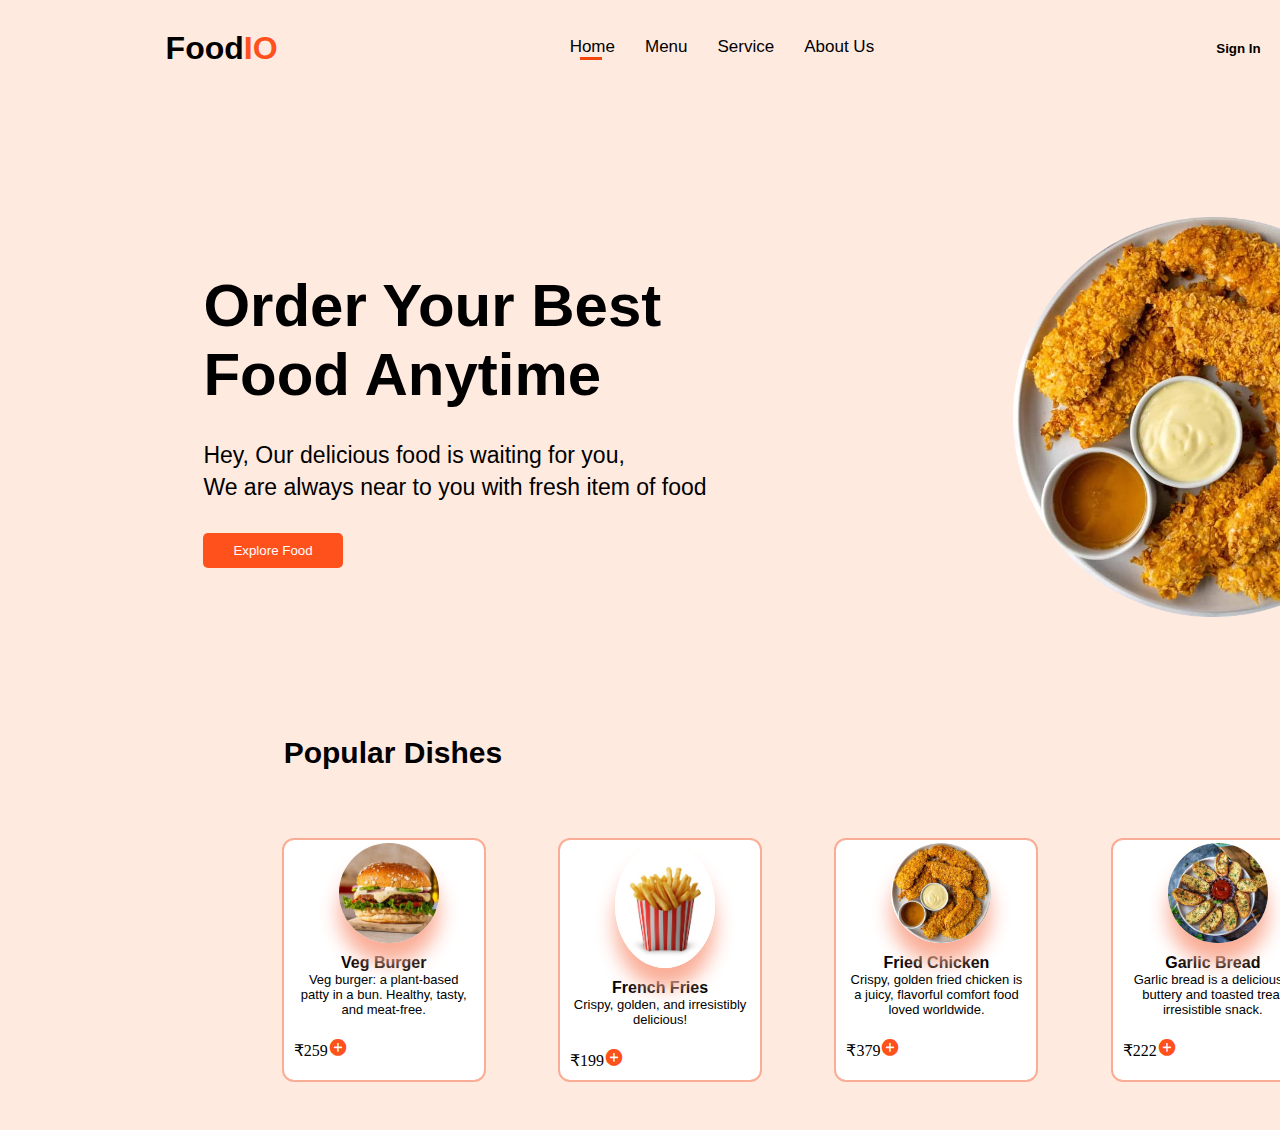
<file: index.html>
<!DOCTYPE html>
<html lang="en">
<head>
    <meta charset="UTF-8">
    <meta http-equiv="X-UA-Compatible" content="IE=edge">
    <link rel="stylesheet" href="style.css">
    <link href='https://unpkg.com/boxicons@2.1.4/css/boxicons.min.css' rel='stylesheet'>
    <meta name="viewport" content="width=device-width, initial-scale=1.0">
    <title>Foodio</title>
</head>
<body>
    <section class="menu">
        <div class="nav">
            <div class="logo"><h1>Food<b>IO</b></h1></div>
            <ul>
                <li><a class="active" href="#">Home</a></li>
                <li><a href="menu.html">Menu</a></li>
                <li><a href="services.html">Service</a></li>
                <li><a href="aboutus.html">About Us</a></li>
            </ul>
            <div>
                <input class="signin" type="Submit" value="Sign In" name="signin">
                <a href="signup.html">
                <input class="signup" type="Submit" value="Sign Up" name="signup">
            </a>
	   </div>
        </div>  
    </section>
    <section class="grid">
    <div class="content">
        <div class="content-left">
            <div class="info">
                <h2>Order Your Best <br> Food Anytime</h2>
                <p>Hey, Our delicious food is waiting for you,<br>
                We are always near to you with fresh item of food</p>
  
            </div>
            <button>Explore Food</button>
        </div> 
        <div class="content-right">
            <img src="./image/img6.png"alt="">
           
        </div>
    </div>
    </section>
    <section class="category">
        <div class="list-items">
            <h2>Popular Dishes</h2>
            <div class="card-list">
                <div class="card">
                    <img src="/image/img4.jpg" alt="">
                     <div class="Food-title">
                      <h1>Veg Burger</h1>  
                     </div>
                     <div class="desc-food">
                        <p>Veg burger: a plant-based patty in a bun. Healthy,
                             tasty, and meat-free.
                        </p>
                     </div>
                     <div class="Price">
                        <span>₹259</span><span><i class='bx bxs-plus-circle plus-icon'></i></span>
                     </div>
                </div>
                <div class="card">
                    <img src="/image/img3.png" alt="">
                     <div class="Food-title">
                      <h1>French Fries</h1>  
                     </div>
                     <div class="desc-food">
                        <p>Crispy, golden, and irresistibly delicious!
                        </p>
                     </div>
                     <div class="Price">
                        <span>₹199</span><span><i class='bx bxs-plus-circle plus-icon'></i></span>
                     </div>
                </div>
                <div class="card">
                    <img src="/image/img6.png" alt="">
                     <div class="Food-title">
                      <h1>Fried Chicken</h1>  
                     </div>
                     <div class="desc-food">
                        <p>Crispy, golden fried chicken is a juicy, flavorful
                             comfort food loved worldwide.
                        </p>
                     </div>
                     <div class="Price">
                        <span>₹379</span><span><i class='bx bxs-plus-circle plus-icon'></i></span>
                     </div>
                </div>
                <div class="card">
                    <img src="/image/img5.png" alt="">
                     <div class="Food-title">
                      <h1>Garlic Bread</h1>  
                     </div>
                     <div class="desc-food">
                        <p>Garlic bread is a deliciously buttery and toasted treat
                           irresistible snack.
                        </p>
                     </div>
                     <div class="Price">
                        <span>₹222</span><span><i class='bx bxs-plus-circle plus-icon'></i></span>
                     </div>
                </div>
            </div>
        </div>

    </section>
</body>
</html>
</file>
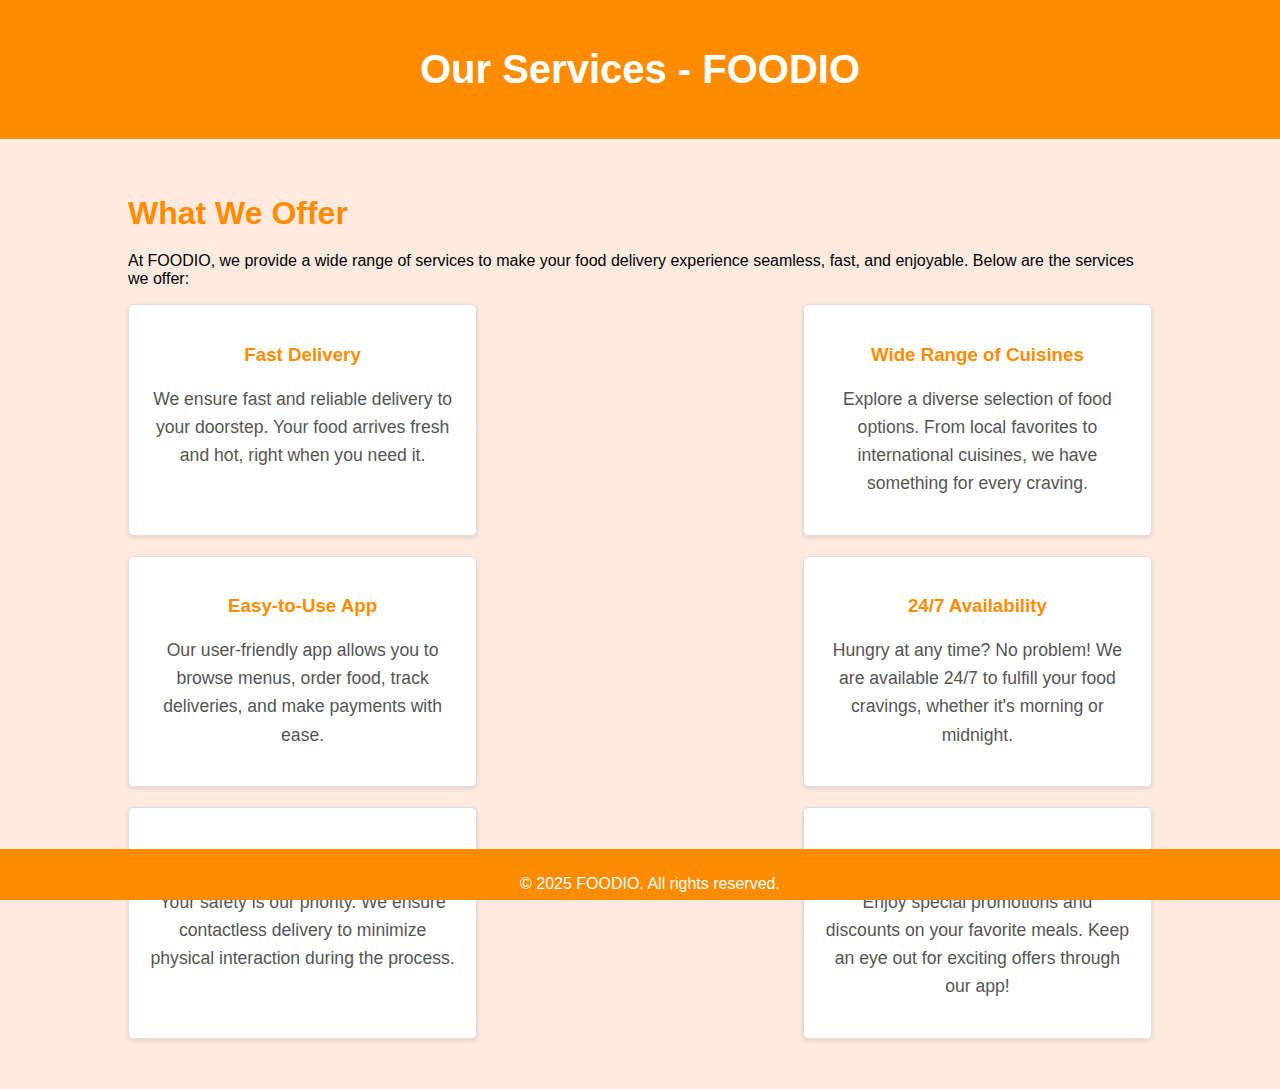
<file: services.html>
<!DOCTYPE html>
<html lang="en">
<head>
    <meta charset="UTF-8">
    <meta name="viewport" content="width=device-width, initial-scale=1.0">
    <title>Services - FOODIO</title>
    <style>
        body {
            font-family: Arial, sans-serif;
            margin: 0;
            padding: 0;
            background-color: #FFEAE0; /* Light Peach Background */
        }
        header {
            background-color: #FF8C00; /* Darker Orange for header */
            color: white;
            padding: 20px;
            text-align: center;
            height: 5%;
        }
        .container {
            width: 80%;
            margin: 0 auto;
            padding: 30px;
        }
        h1 {
            font-size: 2.5em;
            color: white;
        }
        h2 {
            font-size: 2em;
            color: #FF8C00; /* Darker Orange for subheadings */
            margin-bottom: 20px;
        }
        .services {
            display: flex;
            flex-wrap: wrap;
            justify-content: space-between;
        }
        .service {
            background-color: white;
            border: 1px solid #ddd;
            border-radius: 5px;
            padding: 20px;
            width: 30%;
            margin-bottom: 20px;
            box-shadow: 0 2px 5px rgba(0, 0, 0, 0.1);
            text-align: center;
        }
        .service h3 {
            color: #FF8C00; /* Darker Orange for headings */
        }
        .service p {
            color: #555;
            font-size: 1.1em;
            line-height: 1.6;
        }
        footer {
            background-color: #FF8C00; /* Darker Orange for footer */
            color: white;
            text-align: center;
            padding: 10px;
            position: fixed;
            width: 100%;
            bottom: 0;
            height: 3.5%;
        }
    </style>
</head>
<body>
    <header>
        <h1>Our Services - FOODIO</h1>
    </header>

    <div class="container">
        <section>
            <h2>What We Offer</h2>
            <p>At FOODIO, we provide a wide range of services to make your food delivery experience seamless, fast, and enjoyable. Below are the services we offer:</p>

            <div class="services">
                <!-- Service 1 -->
                <div class="service">
                    <h3>Fast Delivery</h3>
                    <p>We ensure fast and reliable delivery to your doorstep. Your food arrives fresh and hot, right when you need it.</p>
                </div>

                <!-- Service 2 -->
                <div class="service">
                    <h3>Wide Range of Cuisines</h3>
                    <p>Explore a diverse selection of food options. From local favorites to international cuisines, we have something for every craving.</p>
                </div>

                <!-- Service 3 -->
                <div class="service">
                    <h3>Easy-to-Use App</h3>
                    <p>Our user-friendly app allows you to browse menus, order food, track deliveries, and make payments with ease.</p>
                </div>

                <!-- Service 4 -->
                <div class="service">
                    <h3>24/7 Availability</h3>
                    <p>Hungry at any time? No problem! We are available 24/7 to fulfill your food cravings, whether it's morning or midnight.</p>
                </div>

                <!-- Service 5 -->
                <div class="service">
                    <h3>Safe & Contactless Delivery</h3>
                    <p>Your safety is our priority. We ensure contactless delivery to minimize physical interaction during the process.</p>
                </div>

                <!-- Service 6 -->
                <div class="service">
                    <h3>Exclusive Offers & Discounts</h3>
                    <p>Enjoy special promotions and discounts on your favorite meals. Keep an eye out for exciting offers through our app!</p>
                </div>
            </div>
        </section>
    </div>

    <footer>
        <p>&copy; 2025 FOODIO. All rights reserved.</p>
    </footer>
</body>
</html>
</file>
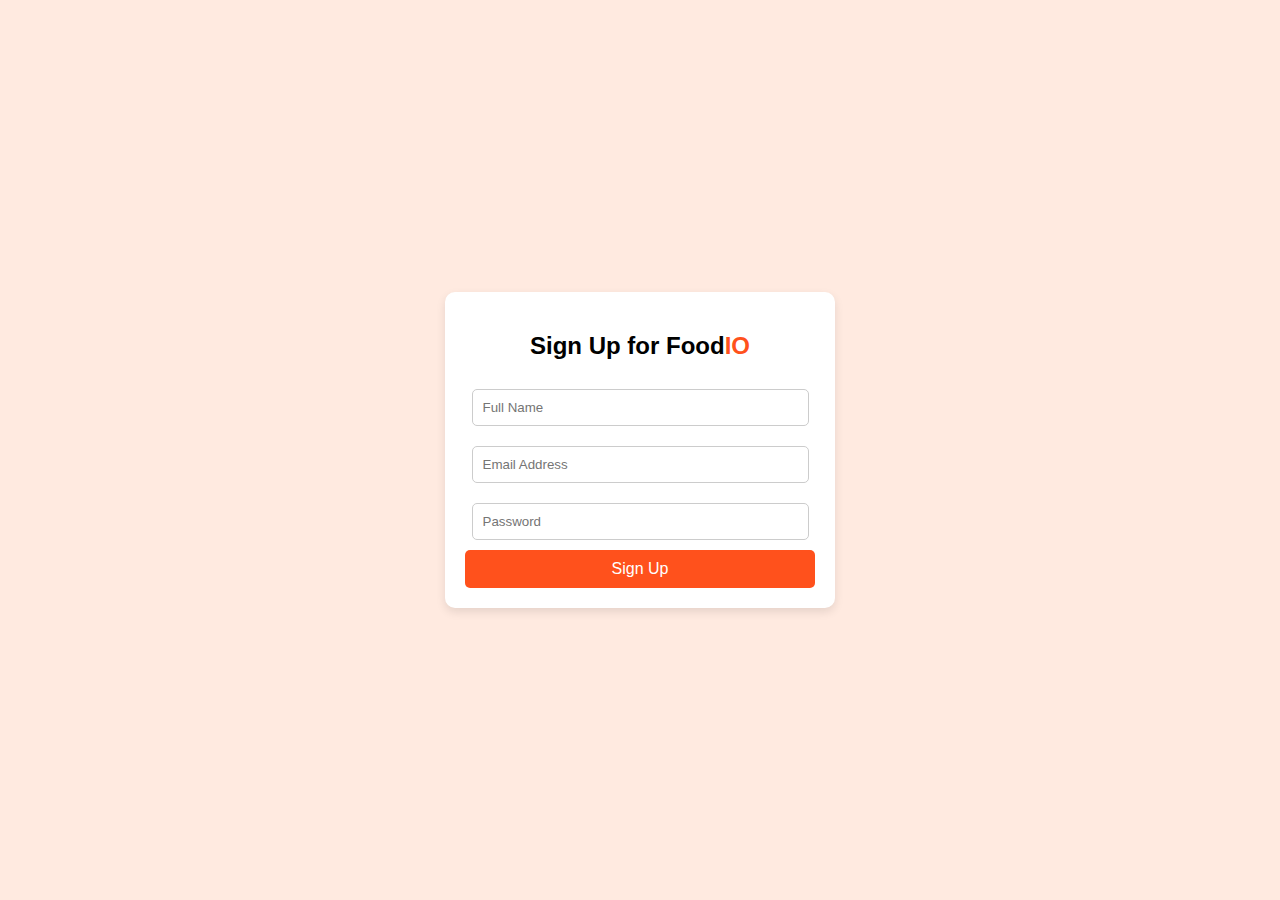
<file: signup.html>
<!DOCTYPE html>
<html lang="en">
<head>
    <meta charset="UTF-8">
    <meta name="viewport" content="width=device-width, initial-scale=1.0">
    <title>FOODIO - Sign Up</title>
    <style>
        body {
            background-color: #ffeae0; /* Peach background */
            font-family: Arial, sans-serif;
            display: flex;
            justify-content: center;
            align-items: center;
            height: 100vh;
            margin: 0;
        }
        .signup-container {
            background: white;
            padding: 20px;
            border-radius: 10px;
            box-shadow: 0px 4px 10px rgba(0, 0, 0, 0.1);
            width: 350px;
            text-align: center;
        }
        .signup-container h2 {
            color: black; /* Dark Orange */
        }
        .signup-container b{
            color:#ff511c;
        }
        .signup-container input {
            width: 90%;
            padding: 10px;
            margin: 10px 0;
            border: 1px solid #ccc;
            border-radius: 5px;
        }
        .signup-container button {
            width: 100%;
            padding: 10px;
            background-color: #ff511c;
            color: white;
            border: none;
            border-radius: 5px;
            font-size: 16px;
            cursor: pointer;
        }
        .signup-container button:hover {
            background-color:  #ffeae0;
        }
    </style>
</head>
<body>
    <div class="signup-container">
        <h2>Sign Up for Food<b>IO</b></h2>
        <form>
            <input type="text" placeholder="Full Name" required>
            <input type="email" placeholder="Email Address" required>
            <input type="password" placeholder="Password" required>
            <button type="submit">Sign Up</button>
        </form>
    </div>
</body>
</html>
</file>
<file: style.css>
*,::after,::before{
    margin:0;
    padding:0;
    box-sizing: border-box;

}
body{
    margin: 0 90px;
    background-color: #ffeae0;
    width: 36cm;
}


/*--------------Menu---------------------*/
.nav{
    width: 100%;
    display: flex;
    justify-content: space-between;
    align-items: center;
    padding: 30px 0;
}
.menu{
    padding-left: 2cm;
    padding-right: 2cm;
}
.nav .logo h1{
    font-weight: 600;
    font-family: sans-serif;
    color: black;
}
.nav .logo b{
    color: #ff511c;
}
.nav ul{
    display: flex;
    list-style: none;
}
.nav ul li{
    margin-right: 30px;
}
.nav ul li a{
    text-decoration: none;
    color: black;
    font-weight: 500;
    font-family: sans-serif;
    font-size: 17px;
}
/* ================ ACTIVE =================*/
.nav ul .active::after{
    content: '';
    width: 50%;
    height: 3px;
    background-color:#f5430d;
    display: flex;
    position: relative; 
    margin-left: 10px;
}
/*================INPUT==================*/
input{
    padding: 10px 20px;
    cursor: pointer;
    font-weight: 600;
}
.signin{
    background: transparent;
    border:none;
}
.signup{
    background: #ff511c;
    color: #ffffff;
    outline: none;
    border: none;
    border-radius: 5px;
}


/*=============CONTENT===============*/
.content{
    display:grid;
    grid-template-columns:50% auto;
    gap: 30px;
    margin-top: 120px;
    align-items: center;
    justify-content: space-between;
    width: 100%;
     
}



/*#CONTENT TEXT*/
/*===============lEFT -SIDE*/
.content .content-left{
    display: block;
    width: 100%;
    padding-left: 3cm;
}
.content .content-left .info{
    max-width: 100%;
    display: flex;
    flex-direction: column;
    
}
.content .content-left .info h2{
    font-size: 60px;
    font-family: sans-serif;
    margin-bottom: 30px;

}
.content .content-left .info p{
    font-size: 23px;
    line-height: 2pc;
    margin-bottom: 30px;
    font-family: sans-serif;
}

/* #Content*/
/*==============Bottom==========*/
.content .content-left button{
    padding: 10px 30px;
    background-color: #ff511c;
    color: #ffffff;
    border-radius: 5px;
    border: none;
    cursor: pointer;
}

/* #Content*/
/*==============Content-right==========*/
.content .content-right{
    display:block;
    width: 100%;
    padding-right: 1cm;
}
.content .content-right img{
    width: 400px;
    height: auto;
    position: relative;
    user-select: none;
    /* animation: rotate 10s linear infinite; */
}
/* #Content*/
/*==============ANIMATION==========*/
@keyframes rotate{
    0%{
        transform: rotate(0deg);
    }
    100%{
        transform: rotate(360deg);
    }
}
/*==============Cards==========*/
.category{
    width: 100%;
    display: flex;
    margin-bottom: 50px;
    justify-content: center;
    padding-left: 3.5cm;
}
.category .list-items{
    width: 90%;
    position: relative;
    margin-top: 50px;

}

.category .list-items h2{
    font-size: 30px;
    font-weight: 600;
    padding-top: 65px;
    font-family: sans-serif;
    margin-bottom: 70px;
    
}
.category .list-items .card-list{
    display: grid;
    grid-template-columns: repeat(4, 1fr);
}

.category .card-list .card{
    width: 200px;
    height: auto;
    display: block;
    padding: 10px;
    border-radius: 10px;
    position: relative;
    background: #ffffff;
    outline: 2px solid #faad96;
}

.category .card-list .card img{
    width: 100px;
    height: auto;
    bottom: 7px;
    left: 45px;
    object-fit: cover;
    object-position: center;
    background-repeat: no-repeat;
    position: relative;
    box-shadow: 0 20px 20px #faad96;
    border-radius: 50%;
}

.category .card-list .card .food-title{
    padding: 40px 0 10px;
}
.category .card-list .card .Food-title h1{
    text-align: center;
    font-weight: bold;
    font-size: 16px;
    font-family: sans-serif;
}

.category .card .desc-food p{
    font-size: 13px;
    text-align: center;
    font-weight: 500;
    margin-bottom: 20px;
    font-family: sans-serif;

}
.category .card .price{
    display: flex;
    align-items: center;
    justify-content: space-between;
}
.category .card .price span{
    font-weight: 600;
    font-family: sans-serif;
}
.category .card .Price span .plus-icon{
    color:#ff511c;
    font-size: 20px;
    cursor: pointer;
    text-align: end;
}
 
/* Feedback form */
.feedback{
    padding-left: 5cm;
    text-align: center;
    
}
.text{
    padding-bottom: 1cm;
}
</file>
